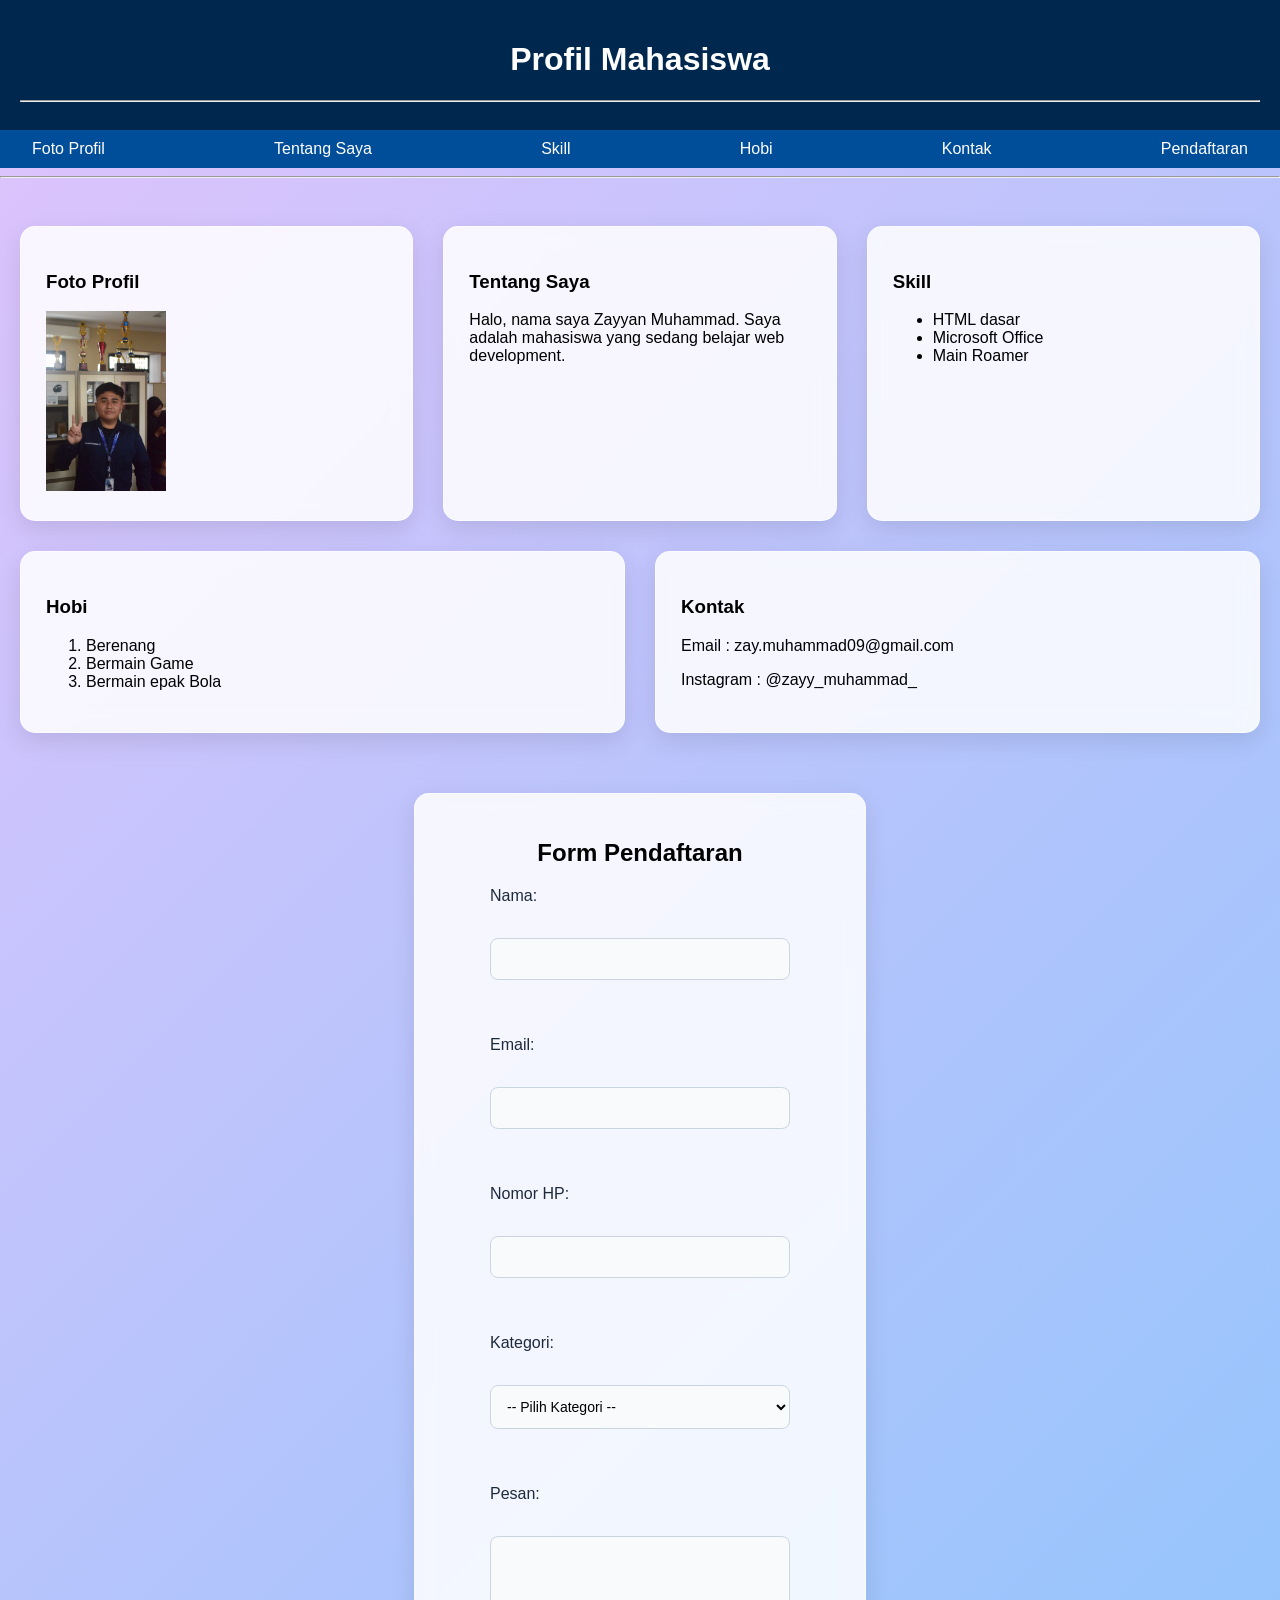
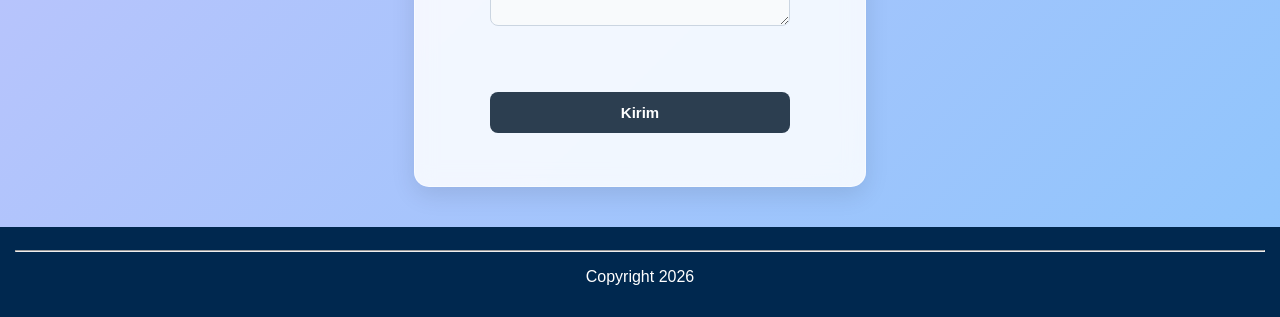
<file: LK03/index.html>
<!DOCTYPE html>
<html lang="en">

<head>
    <meta charset="UTF-8">
    <meta name="viewport" content="width=device-width, initial-scale=1.0">
    <link rel="stylesheet" href="style.css">
    <title>Profil Mahasiswa</title>
</head>

<body>

    <!-- HEADER -->
    <header>
        <h1>Profil Mahasiswa</h1>
        <hr>
    </header>

    <!-- NAVIGATION MENU -->
    <nav>
        <ul>
            <li><a href="#foto">Foto Profil</a></li>
            <li><a href="#tentang">Tentang Saya</a></li>
            <li><a href="#skill">Skill</a></li>
            <li><a href="#hobi">Hobi</a></li>
            <li><a href="#kontak">Kontak</a></li>
            <li><a href="#daftar">Pendaftaran</a></li>
        </ul>
    </nav>

    <hr>

    <!-- MAIN CONTENT -->
    <main>

        <!-- FOTO PROFIL -->
        <section id="foto">
            <h3>Foto Profil</h3>
            <img src="foto.jpg" alt="Foto Profil" width="120">
        </section>

        <!-- TENTANG SAYA -->
        <section id="tentang">
            <h3>Tentang Saya</h3>
            <article>
                <p>
                    Halo, nama saya Zayyan Muhammad.
                    Saya adalah mahasiswa yang sedang belajar web development.
                </p>
            </article>
        </section>

        <!-- SKILL -->
        <section id="skill">
            <h3>Skill</h3>
            <article>
                <ul>
                    <li>HTML dasar</li>
                    <li>Microsoft Office</li>
                    <li>Main Roamer</li>
                </ul>
            </article>
        </section>

        <!-- HOBI -->
        <section id="hobi">
            <h3>Hobi</h3>
            <article>
                <ol>
                    <li>Berenang</li>
                    <li>Bermain Game</li>
                    <li>Bermain epak Bola</li>
                </ol>
            </article>
        </section>

        <!-- KONTAK -->
        <section id="kontak">
            <h3>Kontak</h3>
            <article>
                <p>Email : zay.muhammad09@gmail.com</p>
                <p>Instagram : @zayy_muhammad_</p>
            </article>
        </section>

    </main>

    <!-- FORM PENDAFTARAN -->
    <section id="daftar">
        <h2>Form Pendaftaran</h2>

        <form>

            <label>Nama:</label><br>
            <input type="text" name="nama" required>
            <br><br>

            <label>Email:</label><br>
            <input type="email" name="email" required>
            <br><br>

            <label>Nomor HP:</label><br>
            <input type="tel" name="hp" pattern="[0-9]{10,13}" required>
            <br><br>

            <label>Kategori:</label><br>
            <select name="kategori" required>
                <option value="">-- Pilih Kategori --</option>
                <option>Pelajar</option>
                <option>Mahasiswa</option>
                <option>Umum</option>
            </select>
            <br><br>

            <label>Pesan:</label><br>
            <textarea name="pesan" rows="4" required></textarea>
            <br><br>

            <button type="submit">Kirim</button><br>

        </form>
    </section>

    <!-- FOOTER -->
    <footer>
        <hr>
        <p>Copyright 2026</p>
    </footer>

</body>

</html>
</file>
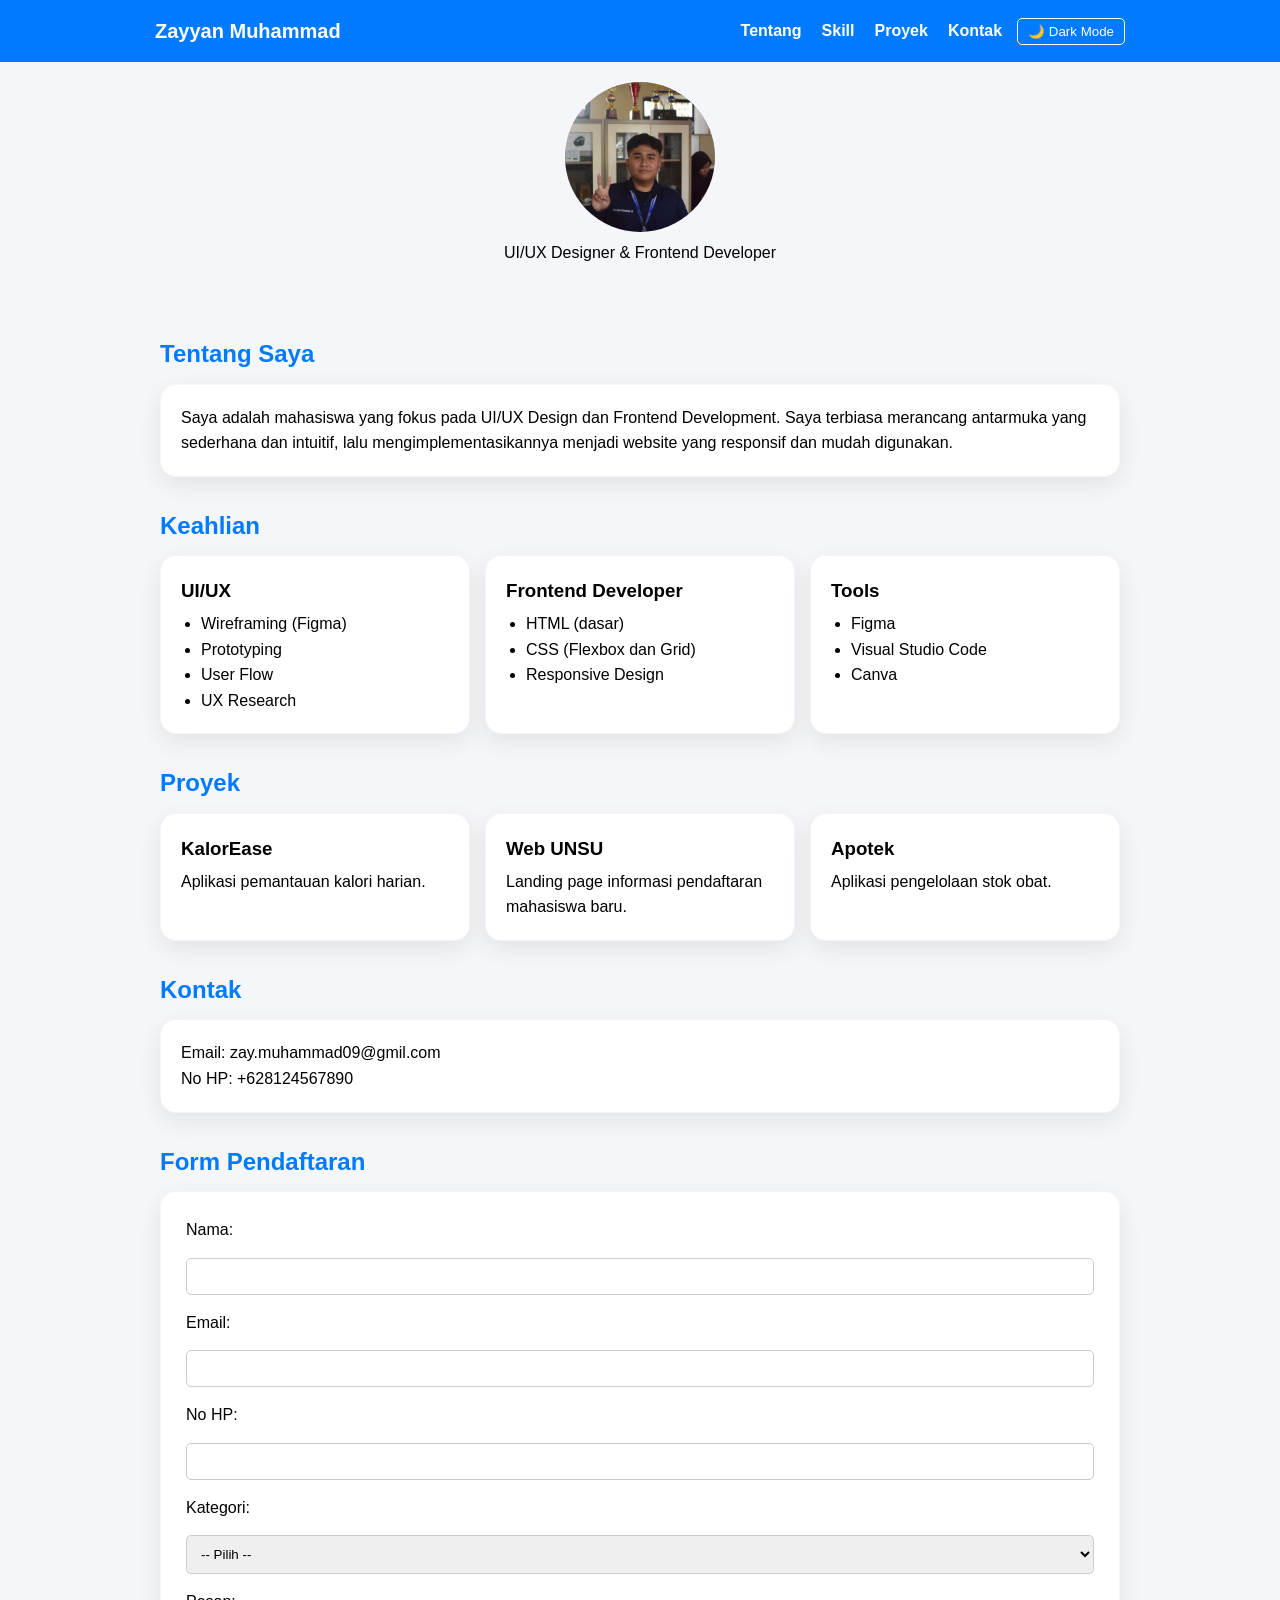
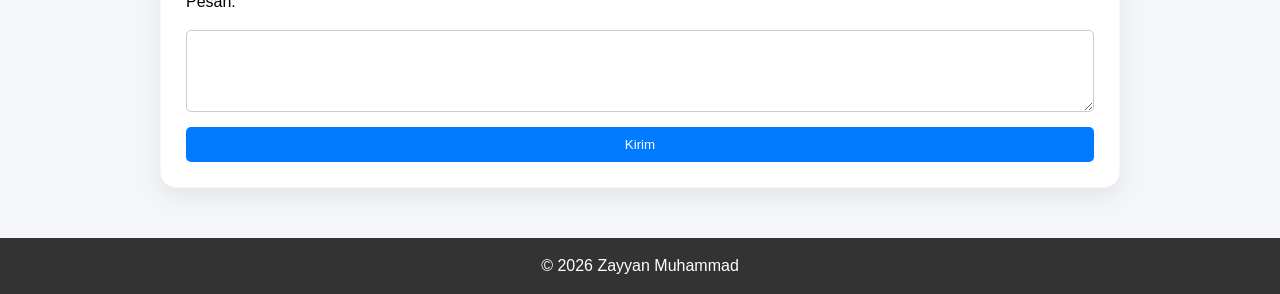
<file: LK04/index.html>
<!DOCTYPE html>
<html lang="en">

<head>
    <meta charset="UTF-8">
    <meta name="viewport" content="width=device-width, initial-scale=1.0">
    <title>Tugas LK4</title>
    <link rel="stylesheet" href="style.css">
</head>

<body>

    <!-- HEADER / NAVBAR -->
    <header class="navbar">
        <div class="nav-container">

            <!-- KIRI -->
            <h1 class="logo">Zayyan Muhammad</h1>

            <!-- KANAN -->
            <nav style="display: flex; align-items: center; gap: 15px;">
                <ul class="nav-menu">
                    <li><a href="#tentang">Tentang</a></li>
                    <li><a href="#skill">Skill</a></li>
                    <li><a href="#proyek">Proyek</a></li>
                    <li><a href="#kontak">Kontak</a></li>
                </ul>
                <button id="darkModeToggle" style="padding: 5px 10px; background: transparent; color: white; border: 1px solid white; border-radius: 5px; cursor: pointer;">🌙 Dark Mode</button>
            </nav>

        </div>
    </header>

    <!-- HERO (biar foto tetap ada) -->
    <section class="hero">
        <img src="img.jpg" alt="Profile">
        <p>UI/UX Designer & Frontend Developer</p>
    </section>

    <!-- MAIN -->
    <main>

        <!-- Tentang -->
        <section id="tentang">
            <h2>Tentang Saya</h2>
            <article>
                <p>
                    Saya adalah mahasiswa yang fokus pada UI/UX Design dan Frontend Development.
                    Saya terbiasa merancang antarmuka yang sederhana dan intuitif,
                    lalu mengimplementasikannya menjadi website yang responsif dan mudah digunakan.
                </p>
            </article>
        </section>

        <!-- Skill -->
        <section id="skill">
            <h2>Keahlian</h2>

            <div class="skill-container">
                <article>
                    <h3>UI/UX</h3>
                    <ul>
                        <li>Wireframing (Figma)</li>
                        <li>Prototyping</li>
                        <li>User Flow</li>
                        <li>UX Research</li>
                    </ul>
                </article>

                <article>
                    <h3>Frontend Developer</h3>
                    <ul>
                        <li>HTML (dasar)</li>
                        <li>CSS (Flexbox dan Grid)</li>
                        <li>Responsive Design</li>
                    </ul>
                </article>

                <article>
                    <h3>Tools</h3>
                    <ul>
                        <li>Figma</li>
                        <li>Visual Studio Code</li>
                        <li>Canva</li>
                    </ul>
                </article>
            </div>
        </section>

        <!-- Project -->
        <section id="proyek">
            <h2>Proyek</h2>

            <div class="project-container">
                <article>
                    <h3>KalorEase</h3>
                    <p>Aplikasi pemantauan kalori harian.</p>
                </article>

                <article>
                    <h3>Web UNSU</h3>
                    <p>Landing page informasi pendaftaran mahasiswa baru.</p>
                </article>

                <article>
                    <h3>Apotek</h3>
                    <p>Aplikasi pengelolaan stok obat.</p>
                </article>
            </div>
        </section>

        <!-- Kontak -->
        <section id="kontak">
            <h2>Kontak</h2>
            <article>
                <p>Email: zay.muhammad09@gmil.com</p>
                <p>No HP: +628124567890</p>
            </article>
        </section>

        <!-- Form -->
        <section id="form">
            <h2>Form Pendaftaran</h2>

            <form>
                <label>Nama:</label>
                <input type="text" required>

                <label>Email:</label>
                <input type="email" required>

                <label>No HP:</label>
                <input type="tel" required>

                <label>Kategori:</label>
                <select required>
                    <option>-- Pilih --</option>
                    <option>Web Development</option>
                    <option>Desain</option>
                    <option>Konsultasi</option>
                </select>

                <label>Pesan:</label>
                <textarea rows="4"></textarea>

                <button type="submit">Kirim</button>
            </form>
        </section>

    </main>

    <!-- Footer -->
    <footer>
        <p>&copy; 2026 Zayyan Muhammad</p>
    </footer>

    <script src="script.js"></script>
</body>

</html>
</file>
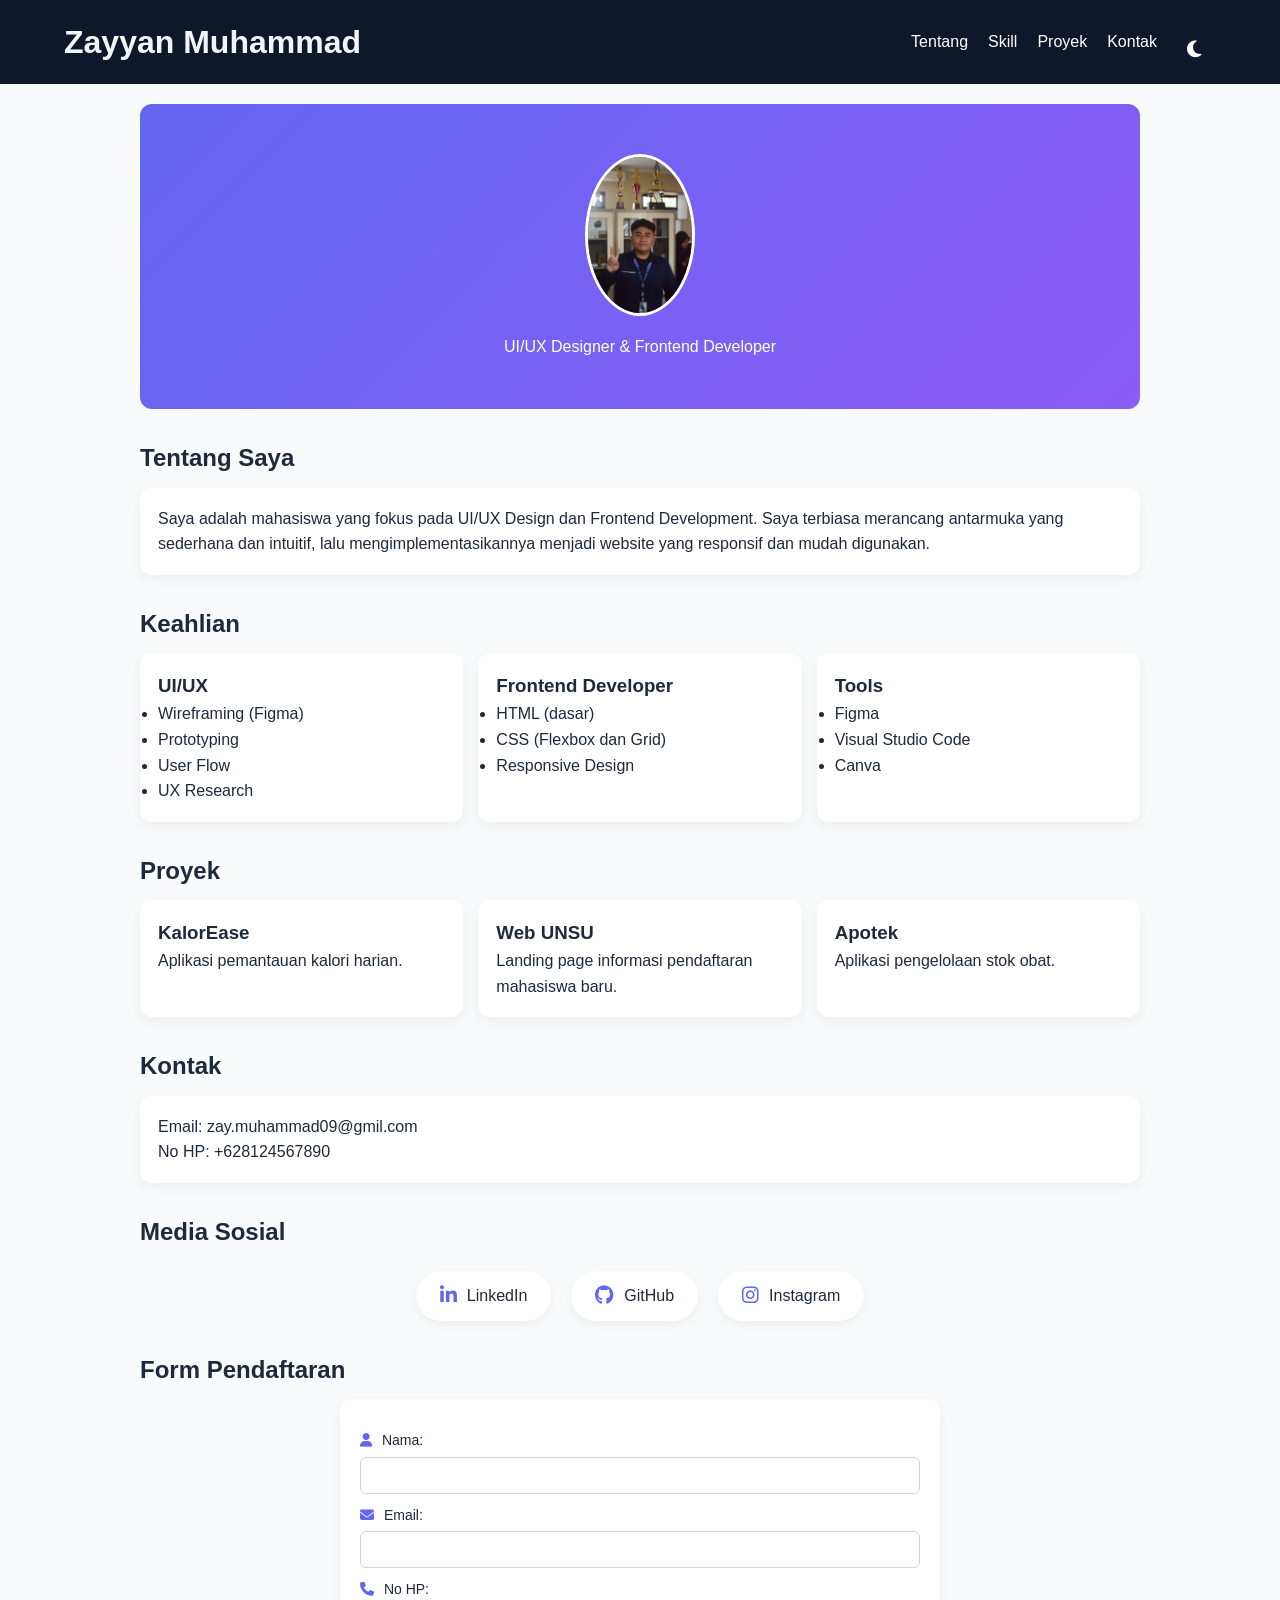
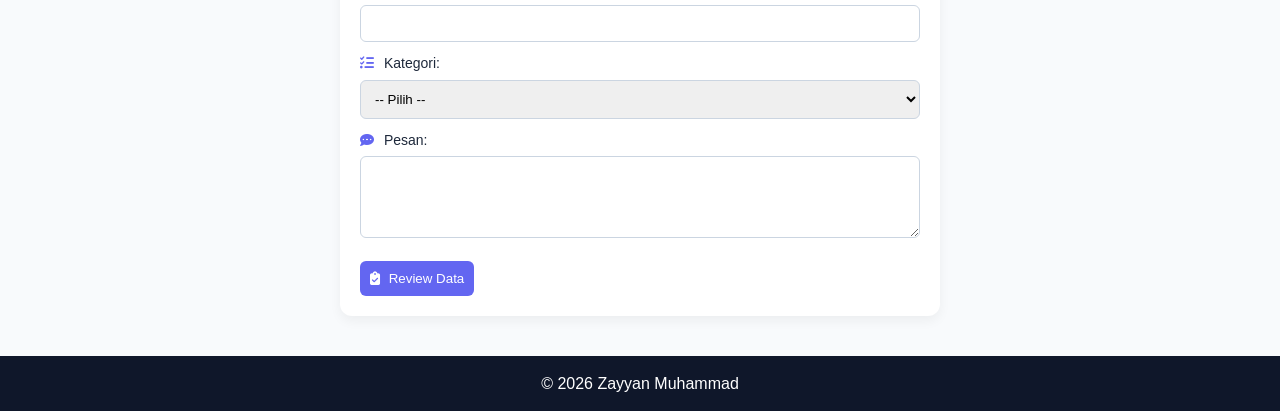
<file: LK05/index.html>
<!DOCTYPE html>
<html lang="en">

<head>
    <meta charset="UTF-8">
    <meta name="viewport" content="width=device-width, initial-scale=1.0">
    <title>Tugas LK4</title>
    <link rel="stylesheet" href="style.css">
    <!-- FontAwesome for Icons -->
    <link rel="stylesheet" href="https://cdnjs.cloudflare.com/ajax/libs/font-awesome/6.4.0/css/all.min.css">
</head>

<body>

    <!-- HEADER / NAVBAR -->
    <header class="navbar">
        <div class="nav-container">

            <!-- KIRI -->
            <h1 class="logo">Zayyan Muhammad</h1>

            <!-- KANAN -->
            <nav style="display: flex; align-items: center; gap: 20px;">
                <ul class="nav-menu">
                    <li><a href="#tentang">Tentang</a></li>
                    <li><a href="#skill">Skill</a></li>
                    <li><a href="#proyek">Proyek</a></li>
                    <li><a href="#kontak">Kontak</a></li>
                </ul>
                <button id="darkModeToggle" class="theme-toggle" aria-label="Toggle Dark Mode">
                    <i class="fa-solid fa-moon"></i>
                </button>
            </nav>

        </div>
    </header>

    <!-- HERO (biar foto tetap ada) -->
    <section class="hero">
        <img src="img.jpg" alt="Profile">
        <p>UI/UX Designer & Frontend Developer</p>
    </section>

    <!-- MAIN -->
    <main>

        <!-- Tentang -->
        <section id="tentang">
            <h2>Tentang Saya</h2>
            <article>
                <p>
                    Saya adalah mahasiswa yang fokus pada UI/UX Design dan Frontend Development.
                    Saya terbiasa merancang antarmuka yang sederhana dan intuitif,
                    lalu mengimplementasikannya menjadi website yang responsif dan mudah digunakan.
                </p>
            </article>
        </section>

        <!-- Skill -->
        <section id="skill">
            <h2>Keahlian</h2>

            <div class="skill-container">
                <article>
                    <h3>UI/UX</h3>
                    <ul>
                        <li>Wireframing (Figma)</li>
                        <li>Prototyping</li>
                        <li>User Flow</li>
                        <li>UX Research</li>
                    </ul>
                </article>

                <article>
                    <h3>Frontend Developer</h3>
                    <ul>
                        <li>HTML (dasar)</li>
                        <li>CSS (Flexbox dan Grid)</li>
                        <li>Responsive Design</li>
                    </ul>
                </article>

                <article>
                    <h3>Tools</h3>
                    <ul>
                        <li>Figma</li>
                        <li>Visual Studio Code</li>
                        <li>Canva</li>
                    </ul>
                </article>
            </div>
        </section>

        <!-- Project -->
        <section id="proyek">
            <h2>Proyek</h2>

            <div class="project-container">
                <article>
                    <h3>KalorEase</h3>
                    <p>Aplikasi pemantauan kalori harian.</p>
                </article>

                <article>
                    <h3>Web UNSU</h3>
                    <p>Landing page informasi pendaftaran mahasiswa baru.</p>
                </article>

                <article>
                    <h3>Apotek</h3>
                    <p>Aplikasi pengelolaan stok obat.</p>
                </article>
            </div>
        </section>

        <!-- Kontak -->
        <section id="kontak">
            <h2>Kontak</h2>
            <article>
                <p>Email: zay.muhammad09@gmil.com</p>
                <p>No HP: +628124567890</p>
            </article>
        </section>

        <!-- Media Sosial -->
        <section id="sosial-media">
            <h2>Media Sosial</h2>
            <div class="sosmed-container">
                <a href="https://linkedin.com" target="_blank" class="sosmed-card">
                    <i class="fa-brands fa-linkedin-in"></i>
                    <span>LinkedIn</span>
                </a>
                <a href="https://github.com/Zayy09" target="_blank" class="sosmed-card">
                    <i class="fa-brands fa-github"></i>
                    <span>GitHub</span>
                </a>
                <a href="https://instagram.com" target="_blank" class="sosmed-card">
                    <i class="fa-brands fa-instagram"></i>
                    <span>Instagram</span>
                </a>
            </div>
        </section>

        <!-- Form -->
        <section id="form">
            <h2>Form Pendaftaran</h2>

            <form id="formPendaftaran">
                <label><i class="fa-solid fa-user"></i> Nama:</label>
                <input type="text" id="nama" required>

                <label><i class="fa-solid fa-envelope"></i> Email:</label>
                <input type="email" id="email" required>

                <label><i class="fa-solid fa-phone"></i> No HP:</label>
                <input type="tel" id="nohp" required>

                <label><i class="fa-solid fa-list-check"></i> Kategori:</label>
                <select id="kategori" required>
                    <option>-- Pilih --</option>
                    <option>Web Development</option>
                    <option>Desain</option>
                    <option>Konsultan</option>
                </select>

                <label><i class="fa-solid fa-comment-dots"></i> Pesan:</label>
                <textarea id="pesan" rows="4"></textarea>

                <button type="submit" id="btnSubmit"><i class="fa-solid fa-clipboard-check"></i> Review Data</button>
            </form>
            <div id="hasilPendaftaran"></div>
        </section>

        <div id="popup"
            style="display:none; position:fixed; top:20px; right:20px; background:green; color:white; padding:15px; border-radius:8px; z-index: 1001; box-shadow: 0 4px 6px rgba(0,0,0,0.1);">
            Data berhasil dikirim!
        </div>

        <!-- Modal Preview -->
        <div id="previewModal" class="modal-overlay" style="display: none;">
            <div class="modal-content">
                <h3>Konfirmasi Data</h3>
                <div id="previewData" class="preview-details"></div>
                <div class="modal-buttons">
                    <button type="button" id="btnBatal" class="btn-secondary">Edit Kembali</button>
                    <button type="button" id="btnKonfirmasi" class="btn-primary">Kirim Sekarang</button>
                </div>
            </div>
        </div>

        <script src="script.js"></script>

    </main>

    <!-- Footer -->
    <footer>
        <p>&copy; 2026 Zayyan Muhammad</p>
    </footer>

</body>

</html>
</file>
<file: LK03/style.css>
body {
  font-family: 'Segoe UI', Tahoma, Geneva, Verdana, sans-serif;
  background: linear-gradient(135deg, #e0c3fc 0%, #8ec5fc 100%);
  margin: 0;
  min-height: 100vh;
}

header {
  background: #00284f;
  color: white;
  text-align: center;
  padding: 20px;
}

nav {
  background-color: #004d9a;
  padding: 10px 20px;
}

nav ul {
  display: flex;
  justify-content: space-between;
  align-items: center;
  list-style: none;
  margin: 0;
  padding: 0;
}

nav ul li a {
  text-decoration: none;
  color: white;
  padding: 8px 12px;
}

nav ul li a:hover {
  background-color: #555;
  border-radius: 5px;
}

main {
  display: flex;
  flex-wrap: wrap;
  gap: 30px;
  padding: 40px 20px;
  justify-content: center;
  align-items: stretch;
}

section {
  background: rgba(255, 255, 255, 0.85);
  backdrop-filter: blur(10px);
  border-radius: 15px;
  padding: 25px;
  box-shadow: 0 8px 24px rgba(0, 0, 0, 0.1);
  border: 1px solid rgba(255, 255, 255, 0.5);
  transition: transform 0.3s ease, box-shadow 0.3s ease;
}

main section {
  min-width: 250px;
  flex: 1 1 300px;
}

section:hover {
  transform: translateY(-5px);
  box-shadow: 0 12px 32px rgba(0, 0, 0, 0.15);
}

#daftar {
  display: flex;
  flex-direction: column;
  align-items: center;
  margin: 20px auto 40px auto;
  max-width: 400px;
}

form {
  display: flex;
  flex-direction: column;
  gap: 10px;
  width: 300px;
}

form input,
form select,
form textarea {
  padding: 12px;
  border: 1px solid #cbd5e1;
  border-radius: 8px;
  font-family: inherit;
  font-size: 14px;
  background-color: #f8fafc;
  transition: border-color 0.3s ease, box-shadow 0.3s ease;
  outline: none;
}

form input:focus,
form select:focus,
form textarea:focus {
  border-color: #8ec5fc;
  background-color: #ffffff;
  box-shadow: 0 0 0 3px rgba(142, 197, 252, 0.3);
}

form label {
  font-weight: 500;
  color: #1e293b;
  margin-bottom: -5px;
}

button {
  padding: 12px;
  margin-top: 10px;
  background: #2c3e50;
  color: white;
  border: none;
  border-radius: 8px;
  font-size: 15px;
  font-weight: 600;
  transition: all 0.3s ease;
}

button:hover {
  background: #419ffd;
  cursor: pointer;
  transform: translateY(-2px);
  box-shadow: 0 4px 12px rgba(65, 159, 253, 0.3);
}

footer {
  text-align: center;
  padding: 15px;
  background: #00284f;
  color: white;
}
</file>
<file: LK04/style.css>
/* RESET */
* {
  margin: 0;
  padding: 0;
  box-sizing: border-box;
}

/* BODY */
body {
  font-family: Arial, sans-serif;
  background: #f4f6f9;
  line-height: 1.6;
}

/* ================= */
/* NAVBAR */
/* ================= */
.navbar {
  background: #007bff;
  color: white;
}

.nav-container {
  max-width: 1000px;
  margin: auto;
  padding: 15px;

  display: flex;
  justify-content: space-between;
  align-items: center;
}

/* LOGO */
.logo {
  font-size: 20px;
}

/* MENU */
.nav-menu {
  display: flex;
  list-style: none;
  gap: 20px;
}

.nav-menu a {
  color: white;
  text-decoration: none;
  font-weight: bold;
}

.nav-menu a:hover {
  text-decoration: underline;
}

/* ================= */
/* HERO */
/* ================= */
.hero {
  text-align: center;
  padding: 20px;
}

.hero img {
  width: 150px;
  height: 150px;
  border-radius: 50%;
  object-fit: cover;
}

/* ================= */
/* MAIN */
/* ================= */
main {
  max-width: 1000px;
  margin: auto;
  padding: 20px;
}

section {
  margin-bottom: 30px;
}

/* CARD */
article {
  background: white;
  padding: 20px;
  border-radius: 16px;
  box-shadow: 0 8px 24px rgba(0, 0, 0, 0.08);
  border: 1px solid rgba(0, 0, 0, 0.04);
  transition: transform 0.3s ease, box-shadow 0.3s ease;
}

article:hover {
  transform: translateY(-6px);
  box-shadow: 0 12px 32px rgba(0, 0, 0, 0.12);
}

/* TYPO */
h2 {
  color: #007bff;
  margin-bottom: 10px;
}

h3 {
  margin-bottom: 5px;
}

/* LIST */
ul {
  margin-left: 20px;
}

/* GRID */
.skill-container,
.project-container {
  display: grid;
  grid-template-columns: repeat(3, 1fr);
  gap: 15px;
}

/* FORM */
form {
  background: white;
  padding: 25px;
  border-radius: 16px;
  box-shadow: 0 8px 24px rgba(0, 0, 0, 0.08);
  border: 1px solid rgba(0, 0, 0, 0.04);
  display: flex;
  flex-direction: column;
  gap: 15px;
}

input,
select,
textarea {
  padding: 10px;
  border-radius: 5px;
  border: 1px solid #ccc;
}

/* BUTTON */
button {
  background: #007bff;
  color: white;
  padding: 10px;
  border: none;
  border-radius: 5px;
}

button:hover {
  background: #0056b3;
  cursor: pointer;
}

/* FOOTER */
footer {
  text-align: center;
  padding: 15px;
  background: #333;
  color: white;
}

/* ================= */
/* RESPONSIVE */
/* ================= */

/* TABLET */
@media (max-width: 768px) {
  .nav-container {
    flex-direction: column;
    gap: 10px;
  }

  .nav-menu {
    flex-direction: column;
  }

  .skill-container,
  .project-container {
    grid-template-columns: 1fr 1fr;
  }
}

/* MOBILE */
@media (max-width: 480px) {
  .skill-container,
  .project-container {
    grid-template-columns: 1fr;
  }

  body {
    font-size: 14px;
  }
}

/* ================= */
/* DARK MODE         */
/* ================= */
body.dark-mode {
  background: #121212;
  color: #e0e0e0;
}

body.dark-mode .navbar {
  background: #1e1e1e;
  border-bottom: 1px solid #333;
}

body.dark-mode article, 
body.dark-mode form {
  background: #1e1e1e;
  color: #e0e0e0;
  border: 1px solid rgba(255, 255, 255, 0.05);
  box-shadow: 0 8px 24px rgba(0, 0, 0, 0.4);
}

body.dark-mode article:hover {
  box-shadow: 0 12px 32px rgba(0, 0, 0, 0.6);
}

body.dark-mode h2 {
  color: #66b2ff;
}

body.dark-mode input, 
body.dark-mode select, 
body.dark-mode textarea {
  background: #2a2a2a;
  color: #fff;
  border: 1px solid #444;
}

body.dark-mode footer {
  background: #000;
}
</file>
<file: LK05/style.css>
/* RESET */
* {
    margin: 0;
    padding: 0;
    box-sizing: border-box;
    font-family: "Segoe UI", sans-serif;
}

/* BODY */
body {
    background: #f8fafc;
    color: #1e293b;
    line-height: 1.6;
}

/* CONTAINER UTAMA */
main {
    max-width: 1000px;
    margin: auto;
}

/* NAVBAR */
.navbar {
    background: #0f172a;
    padding: 15px 0;
    position: sticky;
    /* FIX biar tidak ketutup */
    top: 0;
    z-index: 1000;
}

.nav-container {
    width: 90%;
    margin: auto;
    display: flex;
    justify-content: space-between;
    align-items: center;
}

/* LOGO */
.logo {
    color: #f1f5f9;
    font-weight: 600;
}

/* MENU */
.nav-menu {
    list-style: none;
    display: flex;
    gap: 20px;
}

.nav-menu a {
    color: #ffffff;
    /* FIX biar jelas */
    text-decoration: none;
    font-weight: 500;
    transition: 0.3s;
}

.nav-menu a:hover {
    color: #a5b4fc;
}

/* HERO */
.hero {
    text-align: center;
    padding: 50px 20px;
    margin: 20px auto;
    max-width: 1000px;
    border-radius: 12px;
    background: linear-gradient(135deg, #6366f1, #8b5cf6);
    color: white;
}

.hero img {
    width: 110px;
    border-radius: 50%;
    margin-bottom: 10px;
    border: 3px solid white;
}

/* SECTION */
section {
    margin: 30px auto;
}

h2 {
    margin-bottom: 10px;
    font-weight: 600;
}

/* GRID */
.skill-container,
.project-container {
    display: grid;
    grid-template-columns: repeat(auto-fit, minmax(250px, 1fr));
    gap: 15px;
}

/* CARD */
article {
    background: white;
    padding: 18px;
    border-radius: 12px;
    box-shadow: 0 5px 12px rgba(0, 0, 0, 0.05);
    transition: 0.3s;
}

article:hover {
    transform: translateY(-5px);
}

/* FORM */
form {
    max-width: 600px;
    margin: auto;
    background: white;
    padding: 20px;
    border-radius: 12px;
    box-shadow: 0 5px 12px rgba(0, 0, 0, 0.05);
}

form label {
    display: block;
    margin-top: 10px;
    font-size: 14px;
}

form label i {
    margin-right: 6px;
    color: #6366f1;
}

form input,
form select,
form textarea {
    width: 100%;
    padding: 10px;
    margin-top: 5px;
    border-radius: 6px;
    border: 1px solid #cbd5e1;
    transition: 0.3s;
}

form input:focus,
form select:focus,
form textarea:focus {
    border-color: #6366f1;
    outline: none;
}

/* BUTTON */
button {
    margin-top: 15px;
    padding: 10px;
    border: none;
    border-radius: 6px;
    background: #6366f1;
    color: white;
    cursor: pointer;
    transition: 0.3s;
}

button:hover {
    background: #4f46e5;
}

button i {
    margin-right: 5px;
}

/* HASIL */
#hasilPendaftaran {
    margin-top: 15px;
    text-align: center;
}

/* POPUP */
#popup {
    position: fixed;
    top: 20px;
    right: 20px;
    background: #22c55e;
    color: white;
    padding: 14px 20px;
    border-radius: 8px;
    font-size: 14px;
    box-shadow: 0 5px 15px rgba(0, 0, 0, 0.2);
    animation: fadeIn 0.4s ease;
}

/* MODAL PREVIEW */
.modal-overlay {
    position: fixed;
    top: 0;
    left: 0;
    width: 100%;
    height: 100%;
    background: rgba(0, 0, 0, 0.5);
    display: flex;
    justify-content: center;
    align-items: center;
    z-index: 1000;
}

.modal-content {
    background: white;
    padding: 25px;
    border-radius: 12px;
    width: 90%;
    max-width: 400px;
    box-shadow: 0 10px 25px rgba(0, 0, 0, 0.2);
    animation: fadeIn 0.3s ease;
}

.modal-content h3 {
    margin-bottom: 15px;
    color: #1e293b;
    border-bottom: 2px solid #e2e8f0;
    padding-bottom: 10px;
}

.preview-details {
    margin-bottom: 20px;
    font-size: 0.95rem;
    line-height: 1.8;
}

.preview-details p {
    margin-bottom: 5px;
}

.preview-details strong {
    color: #475569;
    display: inline-block;
    width: 80px;
}

.modal-buttons {
    display: flex;
    justify-content: flex-end;
    gap: 10px;
}

.btn-secondary {
    background: #cbd5e1;
    color: #334155;
    padding: 8px 16px;
    border: none;
    border-radius: 6px;
    cursor: pointer;
    font-weight: 500;
}

.btn-secondary:hover {
    background: #94a3b8;
}

.btn-primary {
    background: #6366f1;
    color: white;
    padding: 8px 16px;
    border: none;
    border-radius: 6px;
    cursor: pointer;
    font-weight: 500;
}

.btn-primary:hover {
    background: #4f46e5;
}

/* ANIMASI */
.reveal {
    opacity: 0;
    transform: translateY(30px);
    transition: 0.6s ease;
}

.reveal.active {
    opacity: 1;
    transform: translateY(0);
}

@keyframes fadeIn {
    from {
        opacity: 0;
        transform: translateY(-10px);
    }

    to {
        opacity: 1;
        transform: translateY(0);
    }
}

/* SOSIAL MEDIA */
.sosmed-container {
    display: flex;
    justify-content: center;
    gap: 20px;
    margin-top: 20px;
    flex-wrap: wrap;
}

.sosmed-card {
    display: flex;
    align-items: center;
    gap: 10px;
    padding: 12px 24px;
    background: white;
    color: #1e293b;
    text-decoration: none;
    font-weight: 500;
    border-radius: 50px;
    box-shadow: 0 4px 10px rgba(0, 0, 0, 0.05);
    transition: all 0.3s ease;
}

.sosmed-card i {
    font-size: 1.2rem;
    color: #6366f1;
    transition: color 0.3s ease;
}

.sosmed-card:hover {
    transform: translateY(-5px);
    box-shadow: 0 8px 20px rgba(99, 102, 241, 0.2);
    background: #6366f1;
    color: white;
}

.sosmed-card:hover i {
    color: white;
}

/* FOOTER */
footer {
    text-align: center;
    padding: 15px;
    background: #0f172a;
    color: white;
    margin-top: 40px;
}

/* SMOOTH SCROLL */
html {
    scroll-behavior: smooth;
}

/* ========================= */
/* DARK MODE */
/* ========================= */
.dark-mode {
    background: #0f172a;
    color: #e2e8f0;
}

.dark-mode article,
.dark-mode form,
.dark-mode .sosmed-card,
.dark-mode .modal-content {
    background: #1e293b;
    color: #f1f5f9;
    box-shadow: 0 5px 12px rgba(0, 0, 0, 0.5);
}

.dark-mode .sosmed-card i {
    color: #a5b4fc;
}

.dark-mode form label i {
    color: #a5b4fc;
}

.dark-mode form input,
.dark-mode form select,
.dark-mode form textarea {
    background: #0f172a;
    color: #f1f5f9;
    border: 1px solid #334155;
}

.dark-mode .modal-content h3 {
    color: #f1f5f9;
    border-bottom: 2px solid #334155;
}

.dark-mode .preview-details strong {
    color: #cbd5e1;
}

/* Tombol Toggle */
.theme-toggle {
    background: transparent;
    border: none;
    color: white;
    font-size: 1.2rem;
    cursor: pointer;
    transition: 0.3s;
    display: flex;
    align-items: center;
    justify-content: center;
}

.theme-toggle:hover {
    color: #a5b4fc;
}

/* ========================= */
/* RESPONSIVE */
/* ========================= */

/* Tablet */
@media (max-width: 768px) {
    .nav-container {
        flex-direction: column;
        gap: 10px;
    }

    .nav-menu {
        flex-direction: row;
        /* FIX: jangan column */
        flex-wrap: wrap;
        justify-content: center;
    }
}

/* Mobile */
@media (max-width: 480px) {
    .hero {
        padding: 40px 15px;
    }

    .hero img {
        width: 90px;
    }

    form {
        padding: 15px;
    }

    .nav-menu {
        gap: 10px;
        font-size: 14px;
    }
}
</file>
